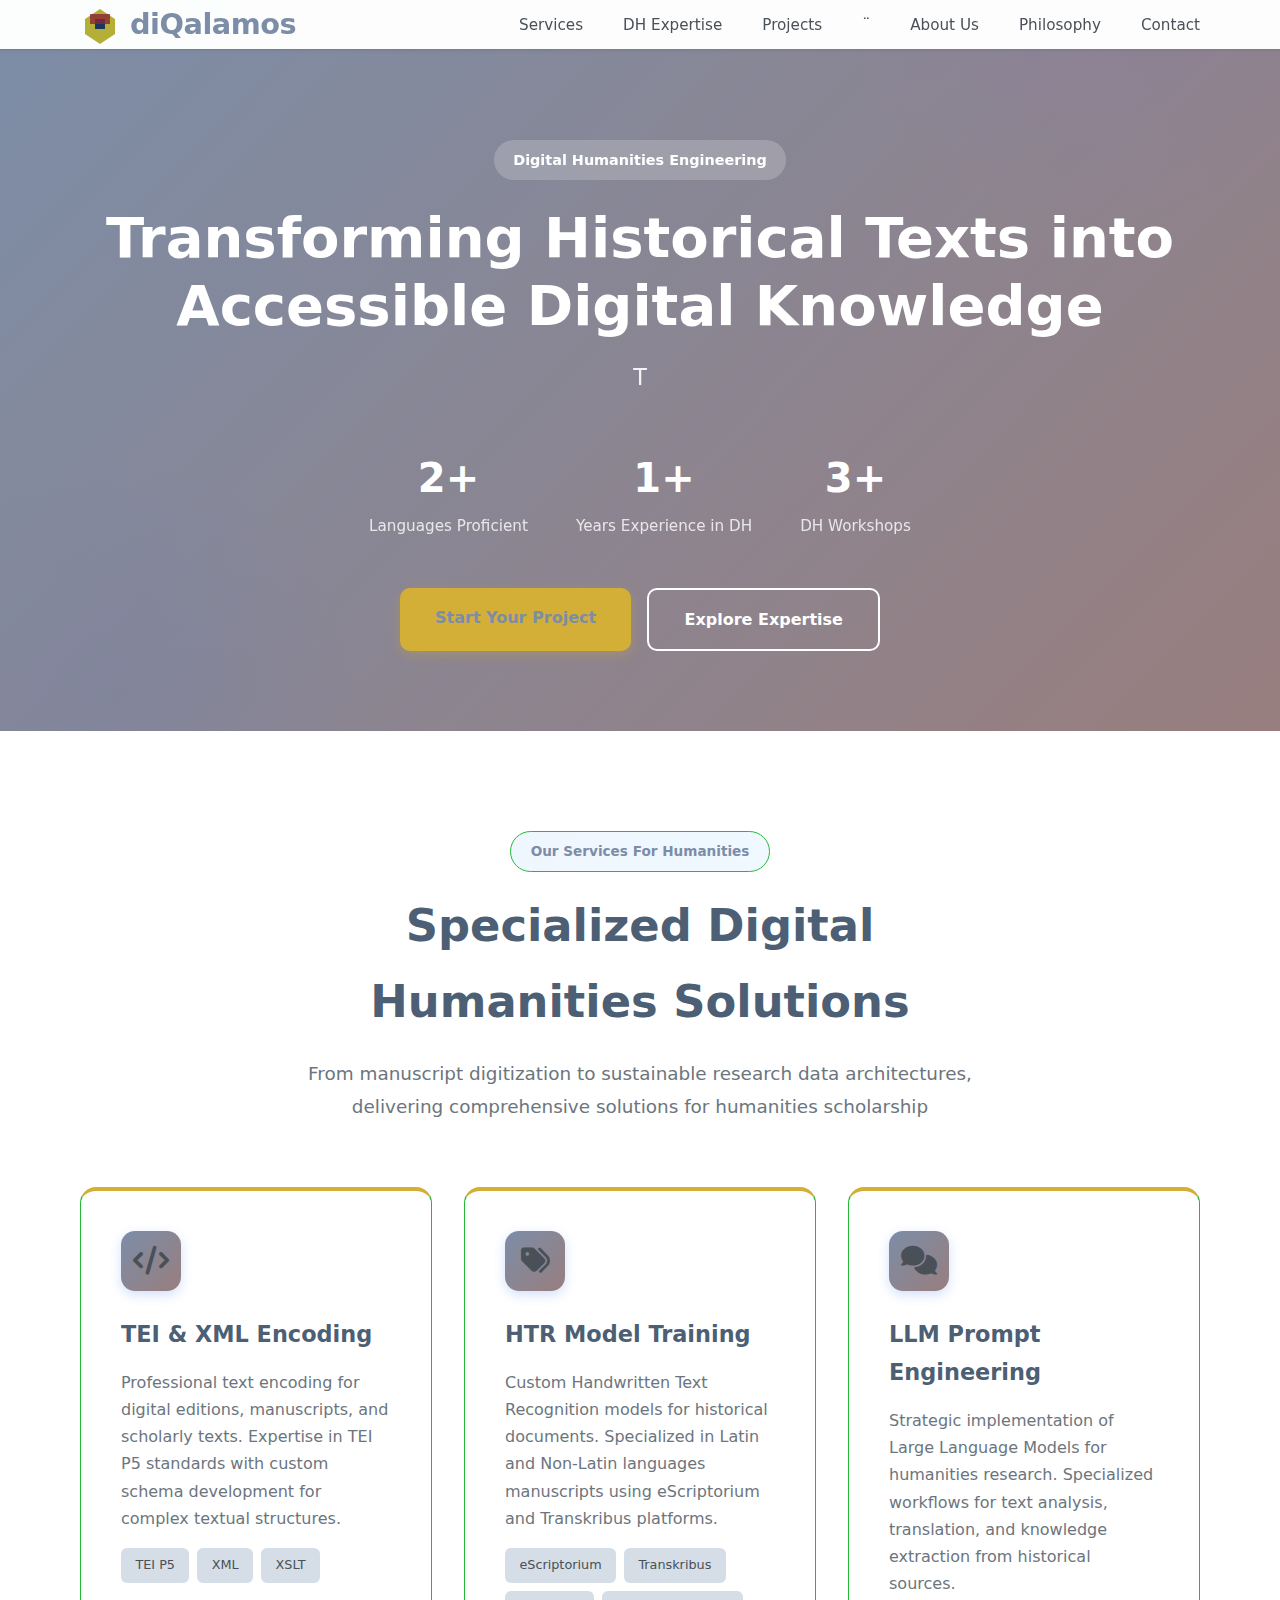
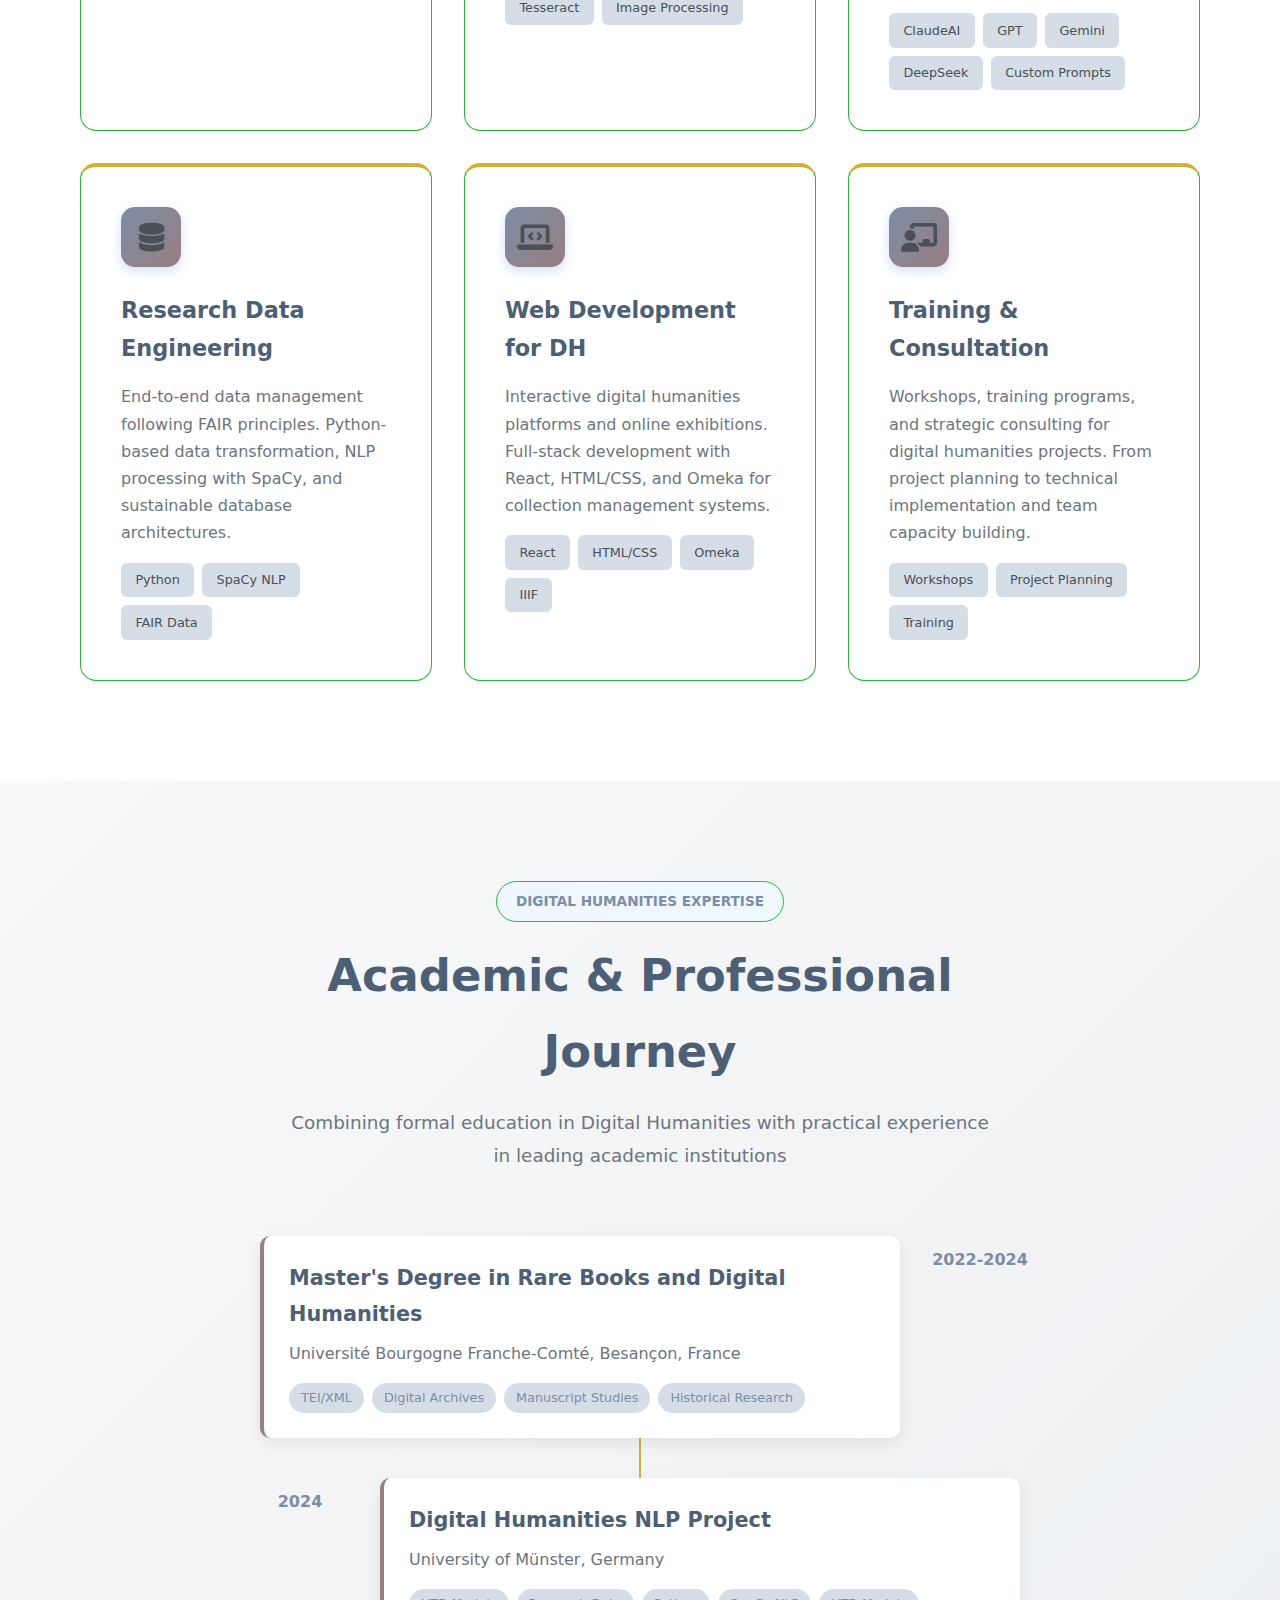
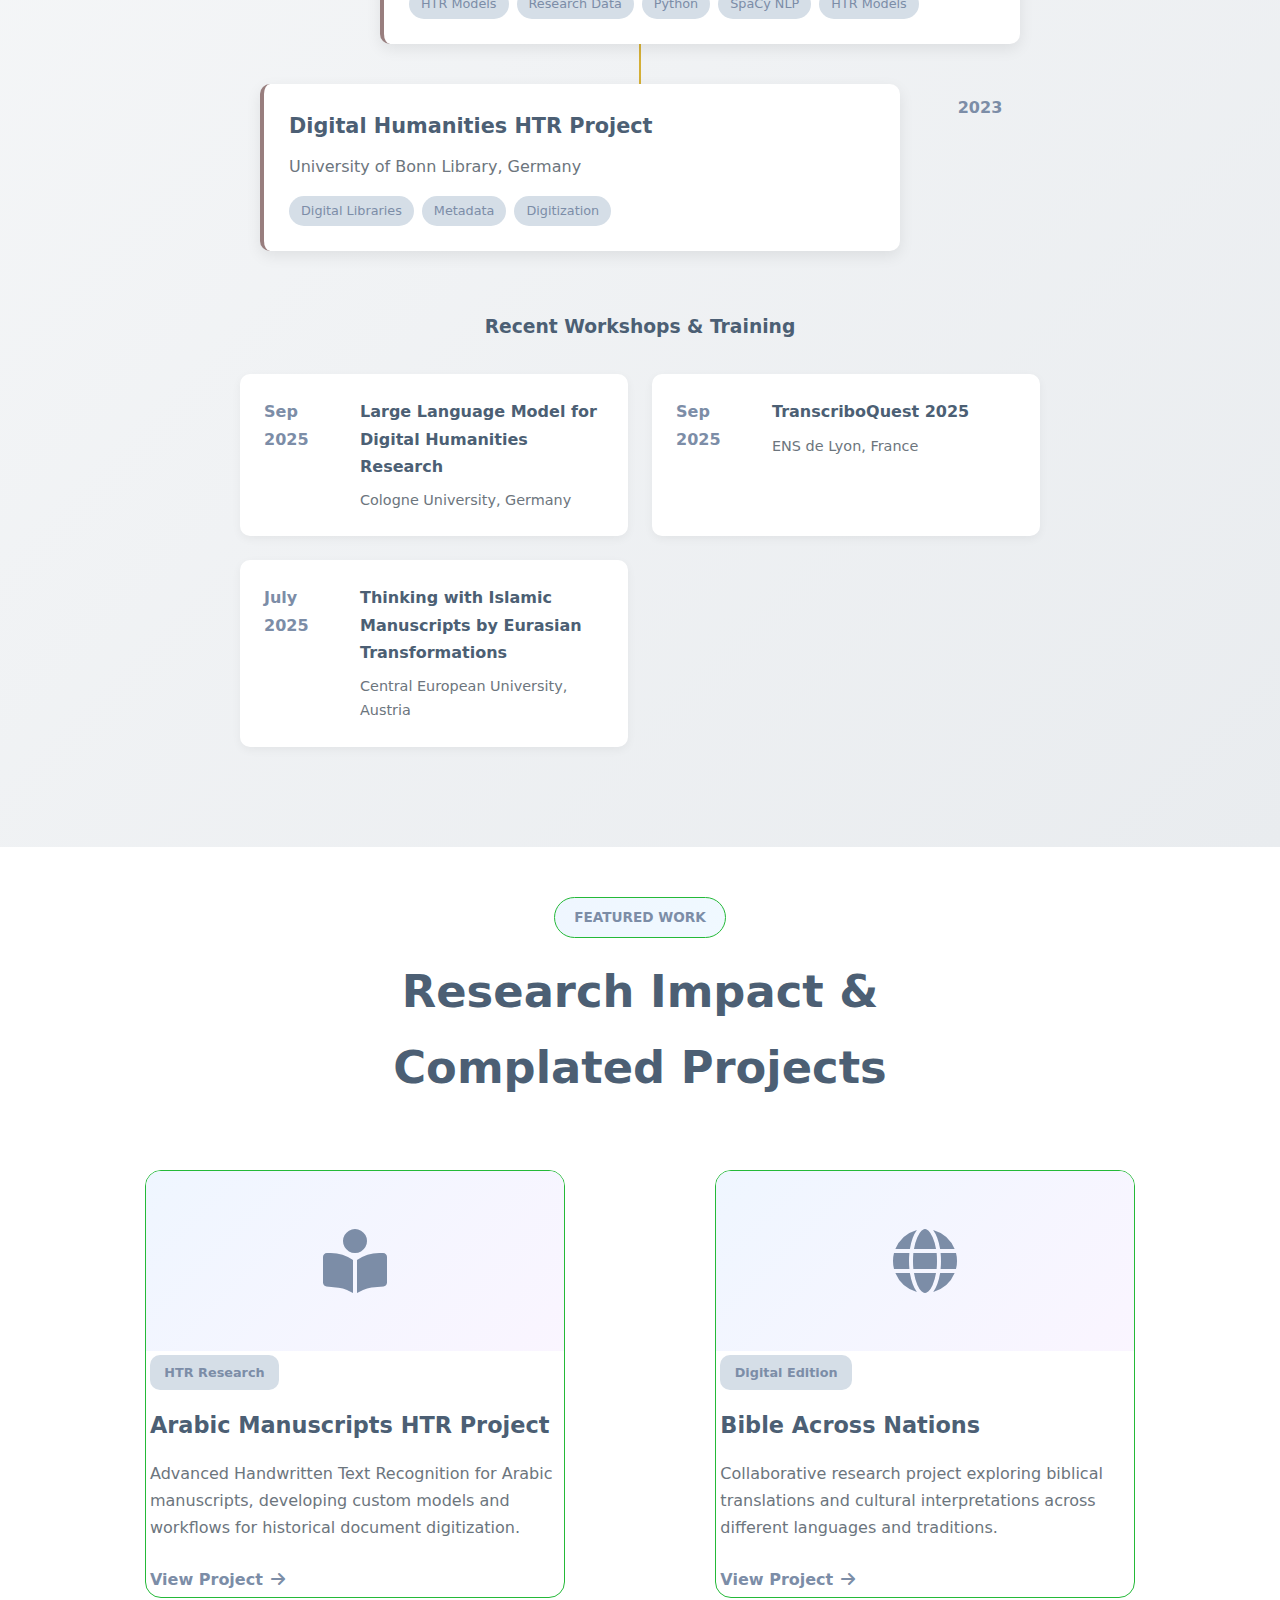
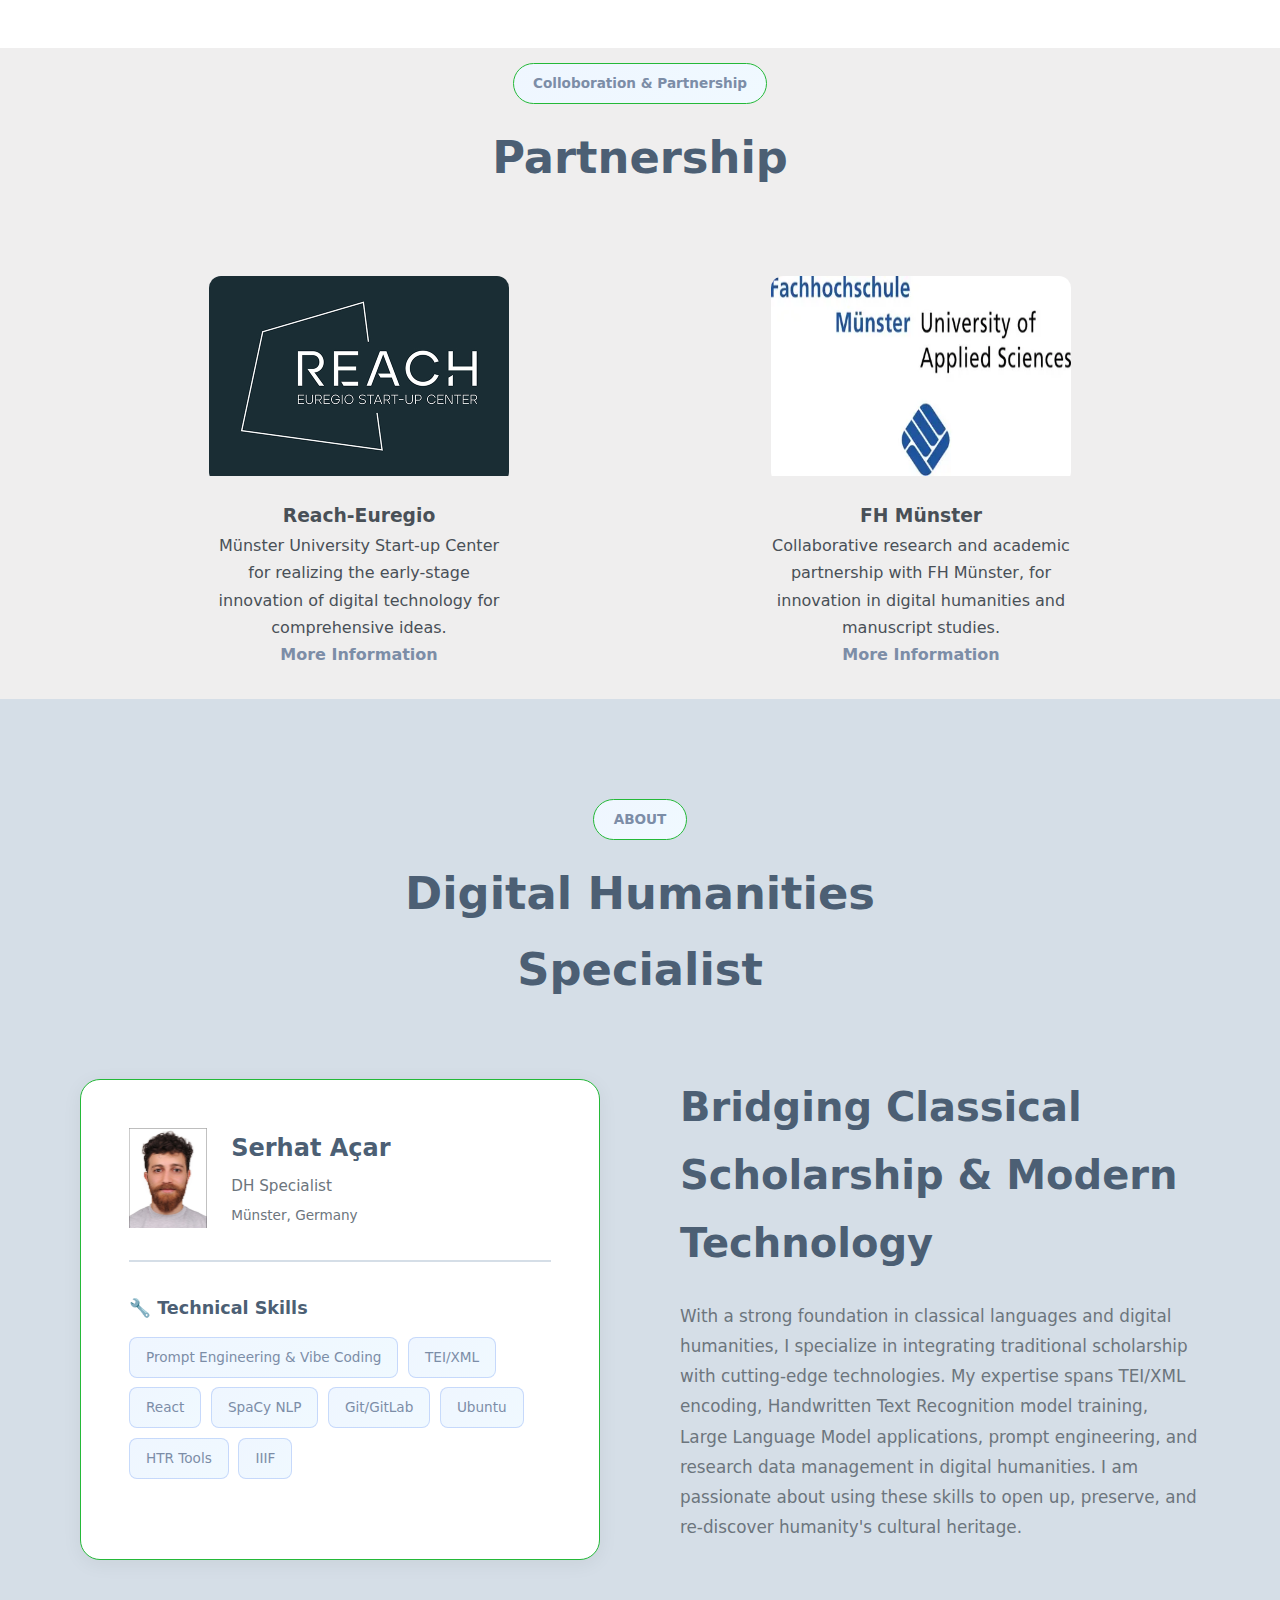
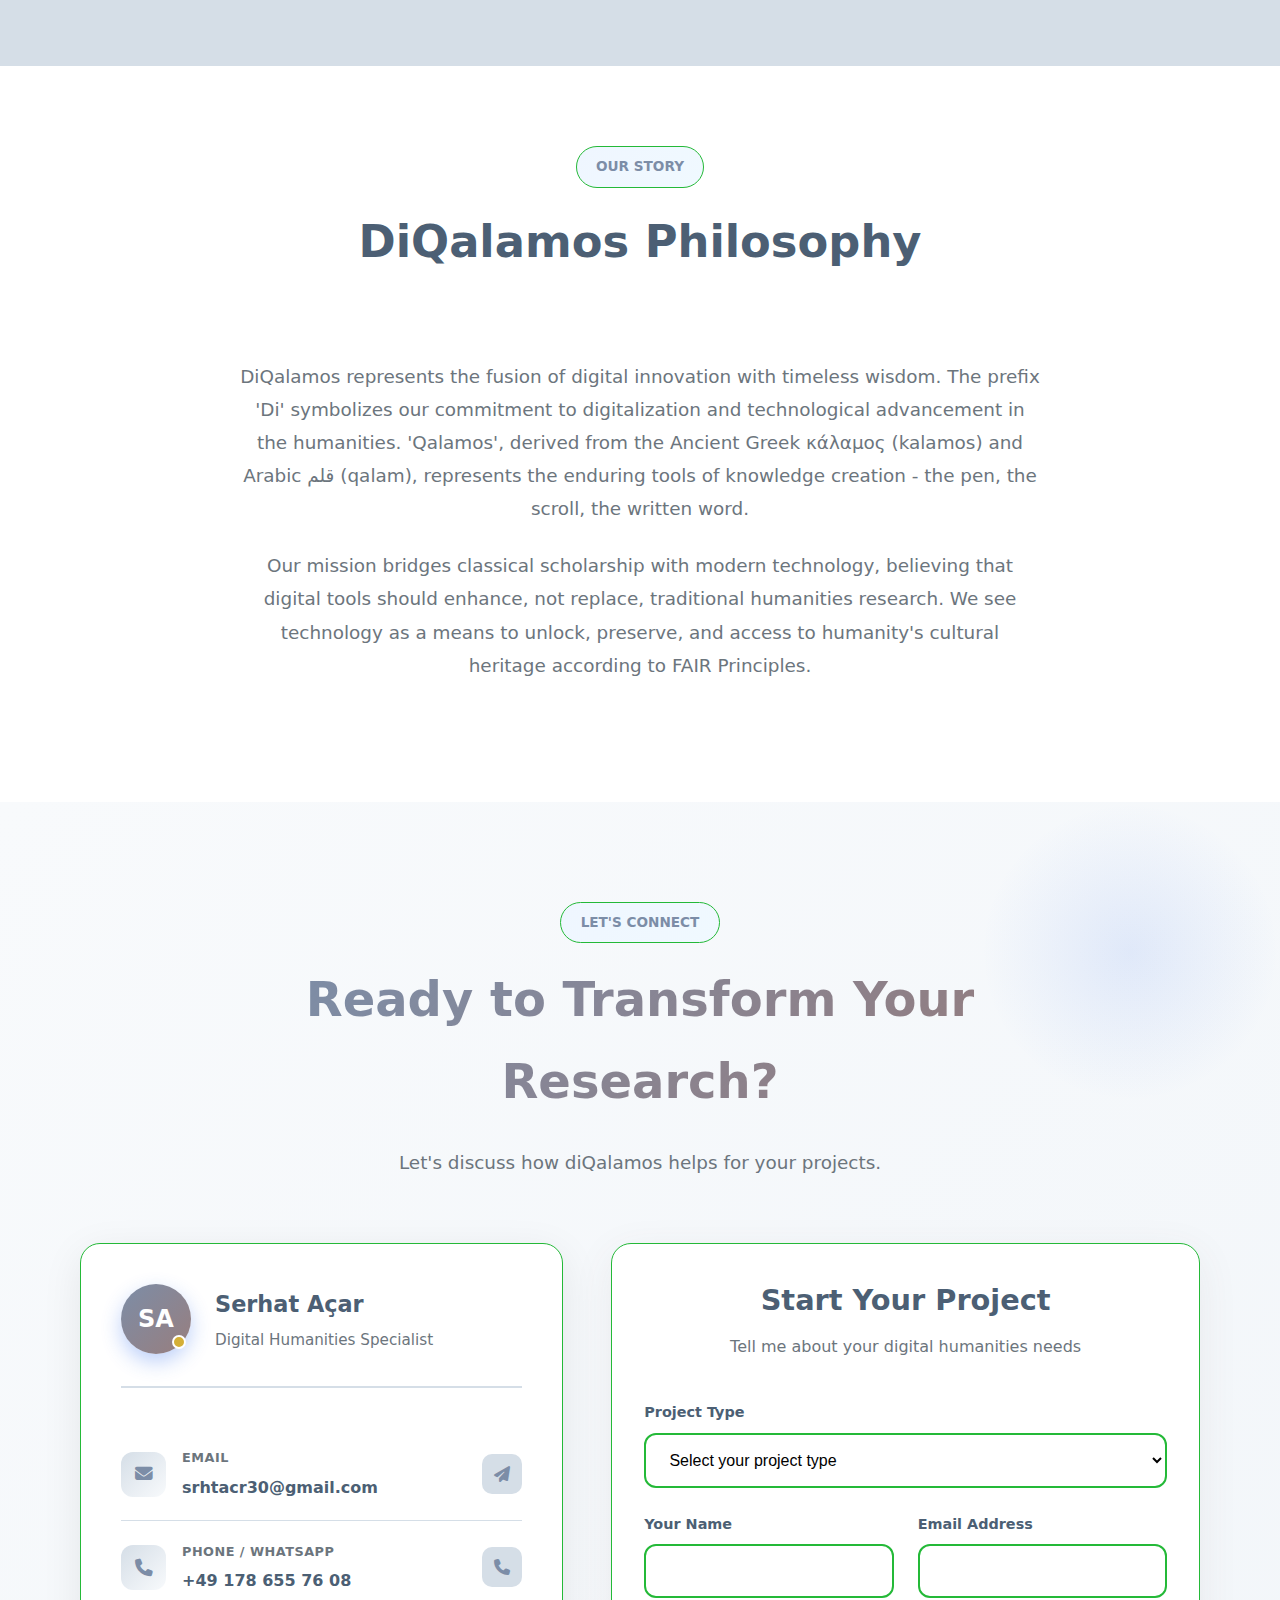
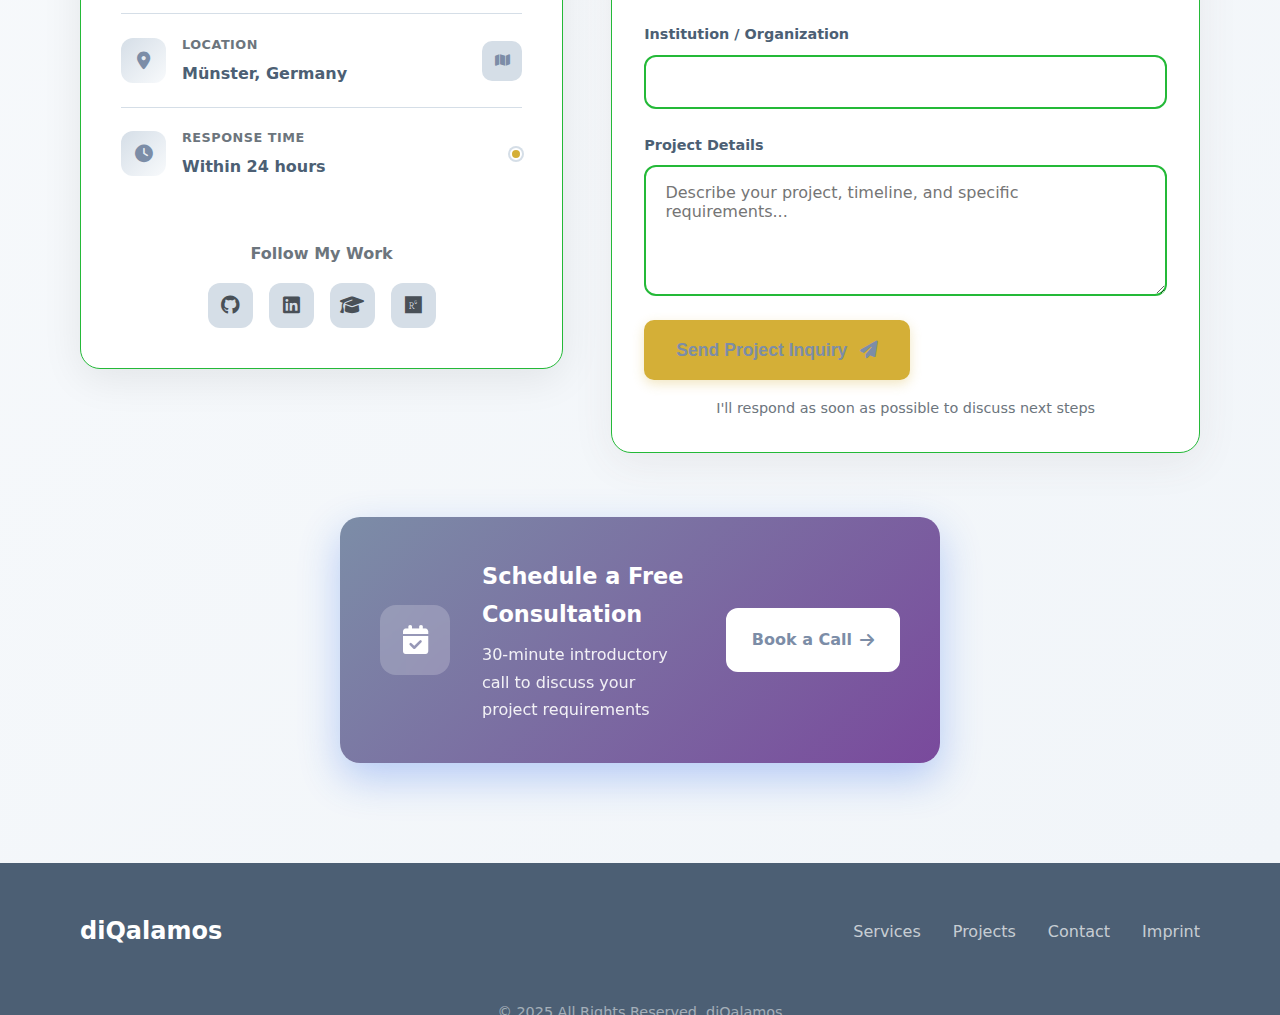
<file: diqalamos-website/index.html>
<!DOCTYPE html>
<html lang="en">
<head>
    <meta charset="UTF-8">
    <meta name="viewport" content="width=device-width, initial-scale=1.0">
    <title>diQalamos - Digital Humanities Engineering </title>
    <meta name="description" content="Digital Humanities Engineering - Transforming historical texts into accessible digital knowledge through AI, TEI encoding, and sustainable research data solutions">


    <meta property="og:title" content="diQalamos - Digital Humanities Engineering and Research Data Services">
    <meta property="og:description" content="Transforming historical texts into accessible digital knowledge through AI, TEI encoding, and research data solutions">
    <meta property="og:type" content="website">
    <meta property="og:url" content="https://diqalamos.com">

        <!--  !CSS Files -->
    <link rel="stylesheet" href="css/style.css">
    <link rel="stylesheet" href="css/animations.css">
    <link rel="stylesheet" href="css/responsive.css">

        <!-- JavaScript Files -->
    <script src="js/main.js"></script>
    <script src="js/animations.js"></script>
    <script src="js/components.js"></script>
    
    
        <!-- Font Awesome for Icons -->
    <link rel="stylesheet" href="https://cdnjs.cloudflare.com/ajax/libs/font-awesome/6.4.0/css/all.min.css">
</head>
<body>
    <!-- Header -->
    <header>
        <nav class="container">
            <div class="logo">
                <svg width="40" height="40" viewBox="0 0 40 40">
                    <path d="M20,5 L35,15 L35,30 L20,40 L5,30 L5,15 Z" fill="#b4af37"/>
                    <path d="M15,15 L25,15 L25,25 L15,25 Z" fill="#1a365d"/>
                    <path d="M10,10 L30,10 L30,20 L10,20 Z" fill="#8b2635" opacity="0.8"/>
                </svg>
                <span>diQalamos</span>
            </div>
            <ul class="nav-links">
                <li><a href="#services">Services</a></li>
                <li><a href="#dh-expertise">DH Expertise</a></li>
                <li><a href="#projects">Projects</a></li>¨
                <li><a href="#expertise">About Us</a></li>
                <li><a href="#philosophy">Philosophy</a></li>
                <li><a href="#contact">Contact</a></li>
            </ul>
            <div class="mobile-menu-btn">
                <i class="fas fa-bars"></i>
            </div>
        </nav>
    </header>

    <!-- Hero Section -->
    <section class="hero">
        <div class="container hero-content">
            <span class="hero-badge">Digital Humanities Engineering</span>
            <h1>Transforming Historical Texts into Accessible Digital Knowledge</h1>
            <p class="subtitle">Through AI, TEI encoding, and sustainable research data solutions</p>
            
            <div class="hero-stats">
                <div class="stat-item">
                    <span class="stat-number">7</span>
                    <span class="stat-label">Languages Proficient</span>
                </div>
                <div class="stat-item">
                    <span class="stat-number">5</span>
                    <span class="stat-label">Years Experience in DH</span>
                </div>
                <div class="stat-item">
                    <span class="stat-number">10</span>
                    <span class="stat-label">DH Workshops</span>
                </div>
            </div>
            
            <div class="cta-buttons">
                <a href="#contact" class="btn btn-primary">Start Your Project</a>
                <a href="#dh-expertise" class="btn btn-secondary">Explore  Expertise</a>
            </div>
        </div>
    </section>

    <!-- Services Section -->
    <section id="services" class="services">
        <div class="container">
            <div class="section-header">
                <span class="section-label">Our Services For Humanities</span>
                <h2 class="section-title">Specialized Digital Humanities Solutions</h2>
                <p class="section-description">From manuscript digitization to sustainable research data architectures, delivering comprehensive solutions for humanities scholarship</p>
            </div>
            
            <div class="services-grid">
                <div class="service-card">
                    <div class="service-icon"><i class ="fas fa-code"></i></div>
                    <h3>TEI & XML Encoding</h3>
                    <p>Professional text encoding for digital editions, manuscripts, and scholarly texts. Expertise in TEI P5 standards with custom schema development for complex textual structures.</p>
                    <div class="service-tags">
                        <span class="service-tag">TEI P5</span>
                        <span class="service-tag">XML</span>
                        <span class="service-tag">XSLT</span>
                    </div>
                </div>
                
                <div class="service-card">
                    <div class="service-icon"><i class ="fas fa-tags"></i> </div>
                    <h3>HTR Model Training</h3>
                    <p>Custom Handwritten Text Recognition models for historical documents. Specialized in Latin and Non-Latin languages manuscripts using eScriptorium and Transkribus platforms.</p>
                    <div class="service-tags">
                        <span class="service-tag">eScriptorium</span>
                        <span class="service-tag">Transkribus</span>
                        <span class="service-tag">Tesseract</span>
                        <span class="service-tag">Image Processing</span>
                    </div>
                </div>
                
                <div class="service-card">
                    <div class="service-icon"><i class = "fas fa-comments"></i> </div>
                    <h3>LLM Prompt Engineering</h3>
                    <p>Strategic implementation of Large Language Models for humanities research. Specialized workflows for text analysis, translation, and knowledge extraction from historical sources.</p>
                    <div class="service-tags">
                        <span class="service-tag">ClaudeAI</span>
                        <span class="service-tag">GPT</span>
                        <span class="service-tag">Gemini</span>
                        <span class="service-tag">DeepSeek</span>
                        <span class="service-tag">Custom Prompts</span>
                    </div>
                </div>
                
                <div class="service-card">
                    <div class="service-icon"><i class="fas fa-database"></i></div>
                    <h3>Research Data Engineering</h3>
                    <p>End-to-end data management following FAIR principles. Python-based data transformation, NLP processing with SpaCy, and sustainable database architectures.</p>
                    <div class="service-tags">
                        <span class="service-tag">Python</span>
                        <span class="service-tag">SpaCy NLP</span>
                        <span class="service-tag">FAIR Data</span>
                    </div>
                </div>
                
                <div class="service-card">
                    <div class="service-icon"><i class = "fas fa-laptop-code"></i></div>
                    <h3>Web Development for DH</h3>
                    <p>Interactive digital humanities platforms and online exhibitions. Full-stack development with React, HTML/CSS, and Omeka for collection management systems.</p>
                    <div class="service-tags">
                        <span class="service-tag">React</span>
                        <span class="service-tag">HTML/CSS</span>
                        <span class="service-tag">Omeka</span>
                        <span class= "service-tag">IIIF</span>
                    </div>
                </div>
                
                <div class="service-card">
                    <div class="service-icon"><i class = "fas fa-chalkboard-teacher"></i> </div>
                    <h3>Training & Consultation</h3>
                    <p>Workshops, training programs, and strategic consulting for digital humanities projects. From project planning to technical implementation and team capacity building.</p>
                    <div class="service-tags">
                        <span class="service-tag">Workshops</span>
                        <span class="service-tag">Project Planning</span>
                        <span class="service-tag">Training</span>
                    </div>
                </div>
            </div>
        </div>
    </section>

    <!-- Digital Humanities Expertise Section -->
    <section id="dh-expertise" class="dh-expertise">
        <div class="container">
            <div class="section-header">
                <span class="section-label">DIGITAL HUMANITIES EXPERTISE</span>
                <h2 class="section-title">Academic & Professional Journey</h2>
                <p class="section-description">Combining formal education in Digital Humanities with practical experience in leading academic institutions</p>
            </div>
            
            <div class="dh-timeline">
                <div class="timeline-item">
                    <div class="timeline-date">2022-2024</div>
                    <div class="timeline-content">
                        <h3>Master's Degree in Rare Books and Digital Humanities</h3>
                        <p>Université Bourgogne Franche-Comté, Besançon, France</p>
                        <div class="timeline-tags">
                            <span class="tag">TEI/XML</span>
                            <span class="tag">Digital Archives</span>
                            <span class="tag">Manuscript Studies</span>
                            <span class="tag">Historical Research</span>
                  
                        </div>
                    </div>
                
                </div>
                <div class="timeline-item">
                    <div class="timeline-date">2024</div>
                    <div class="timeline-content">
                        <h3>Digital Humanities NLP Project</h3>
                        <p>University of Münster, Germany</p>
                        <div class="timeline-tags">
                            <span class="tag">HTR Models</span>
                            <span class="tag">Research Data</span>
                            <span class="tag">Python</span>
                            <span class="tag">SpaCy NLP</span>
                            <span class="tag">HTR Models</span>
                        </div>
                    </div>
                </div>
                
                <div class="timeline-item">
                    <div class="timeline-date">2023</div>
                    <div class="timeline-content">
                        <h3>Digital Humanities HTR Project</h3>
                        <p>University of Bonn Library, Germany</p>
                        <div class="timeline-tags">
                            <span class="tag">Digital Libraries</span>
                            <span class="tag">Metadata</span>
                            <span class="tag">Digitization</span>
                        </div>
                    </div>
                </div>
            </div>
            
            <div class="workshops-section">
                <h3>Recent Workshops & Training</h3>
                <div class="workshops-grid">
                    <div class="workshop-item">
                        <div class="workshop-date">Sep 2025</div>
                        <div class="workshop-content">
                            <h4>Large Language Model for Digital Humanities Research</h4>
                            <p>Cologne University, Germany</p>
                        </div>
                    </div>
                    <div class="workshop-item">
                        <div class="workshop-date">Sep 2025</div>
                        <div class="workshop-content">
                            <h4>TranscriboQuest 2025</h4>
                            <p>ENS de Lyon, France</p>
                        </div>
                    </div>
                    <div class="workshop-item">
                        <div class="workshop-date">July 2025</div>
                        <div class="workshop-content">
                            <h4>Thinking with Islamic Manuscripts by Eurasian Transformations</h4>
                            <p>Central European University, Austria</p>
                        </div>
                    </div>
                </div>
            </div>
        </div>
    </section>

    <!-- Projects Section -->
    <section id="projects" class="projects">
        <div class="container">
            <div class="section-header">
                <span class="section-label">FEATURED WORK</span>
                <h2 class="section-title">Research Impact & Complated Projects</h2>
            </div>

            <div class="projects-grid">
                <div class="project-card">
                    <div class="project-image">
                        <i class="fas fa-book-reader"></i>
                    </div>
                    <div class="project-content">
                        <span class="project-badge">HTR Research</span>
                        <h3>Arabic Manuscripts HTR Project</h3>
                        <p>Advanced Handwritten Text Recognition for Arabic manuscripts, developing custom models and workflows for historical document digitization.</p>
                        <a href="https://github.com/Sserhatt/arabic_manuscripts" class="project-link">
                            View Project <i class="fas fa-arrow-right"></i>
                        </a>
                    </div>
                </div>

                <div class="project-card">
                    <div class="project-image">
                        <i class="fas fa-globe"></i>
                    </div>
                    <div class="project-content">
                        <span class="project-badge">Digital Edition</span>
                        <h3>Bible Across Nations</h3>
                        <p>Collaborative research project exploring biblical translations and cultural interpretations across different languages and traditions.</p>
                        <a href="https://bibleacrossnations.rarebook-ubfc.fr/?page_id=3769" class="project-link">
                            View Project <i class="fas fa-arrow-right"></i>
                        </a>
                    </div>
                </div>

            </div>
        </div>
    </section>

    <!--Partnership Section-->
    <section id ="partnership" class="partnership">
        <div class="container">
            <div class ='section-header'>
                <span class="section-label">Colloboration & Partnership</span>
                <h2 class="section-title">Partnership</h2>
            </div>
            <div class = "partnership-grid"> 
            <div class="partnership-content">
                    <div class="partnership-image">
                        <img src="images/reach_logo.jpg" alt="reach_logo" width="300" height="200" > </div>
                        <h3>Reach-Euregio</h3>
                        <p>Münster University Start-up Center for realizing the early-stage innovation of digital technology for comprehensive ideas.</p>
                        <a href="https://www.reach-euregio.de/" class="project-link">
                            More Information
                        </a>
                    </div>

            <div class="partnership-content">
                    <div class="partnership-image">
                        <img src="images/i (1).webp" alt="fh-muenster-logo" width="300" height="200" > </div>
                        <h3>FH Münster</h3>
                        <p>Collaborative research and academic partnership with FH Münster, for innovation in digital humanities and manuscript studies.</p>
                        <a href="https://www.fh-muenster.de/en/" class="project-link">
                            More Information
                        </a>
                    </div>
                       </div> 
    </section>

    <!-- About Section -->
    <section id="expertise" class="expertise">
        <div class = 'section-header'>
            <span class="section-label">ABOUT</span>
            <h1 class="section-title">Digital Humanities Specialist</h>
        </div>
        <div class="container">
            <div class="expertise-grid">
                <div class="profile-card">
                    <div class="profile-header">
                        <img src="images/Photo.jpg" alt="Profile Picture" windth="100" height="100">
                        <div class="profile-info">
                            <h3>Serhat Açar</h3>
                            <p>DH Specialist</p>
                            <p class="location">Münster, Germany</p>
                        </div> 
                    </div>
                    
                    <div class="expertise-item">
                        <h4>🔧 Technical Skills</h4>
                        <div class="expertise-list">
                            <span class="expertise-tag">Prompt Engineering & Vibe Coding</span>
                            <span class="expertise-tag">TEI/XML</span>
                            <span class="expertise-tag">React</span>
                            <span class="expertise-tag">SpaCy NLP</span>
                            <span class="expertise-tag">Git/GitLab</span>
                            <span class="expertise-tag">Ubuntu</span>
                            <span class="expertise-tag">HTR Tools</span>
                            <span class="expertise-tag">IIIF</span>
                        </div>
                    </div>
                </div>
                
                <div class="expertise-text">
                    <h2>Bridging Classical Scholarship & Modern Technology</h2>
                    <p>With a strong foundation in classical languages and digital humanities, I specialize in integrating traditional scholarship with cutting-edge technologies. My expertise spans TEI/XML encoding, Handwritten Text Recognition model training, Large Language Model applications, prompt engineering, and research data management in digital humanities. I am passionate about using these skills to open up, preserve, and re-discover humanity's cultural heritage. </div>
            </div>
        </div>
    </section>

    <!-- Philosophy Section -->
    <section id="philosophy" class="philosophy">
        <div class="container">
            <div class="section-header">
                <span class="section-label">OUR STORY</span>
                <h2 class="section-title">DiQalamos Philosophy</h2>
            </div>
            <div class="philosophy-content">
                <p class="philosophy-text">DiQalamos represents the fusion of digital innovation with timeless wisdom. The prefix 'Di' symbolizes our commitment to digitalization and technological advancement in the humanities. 'Qalamos', derived from the Ancient Greek κάλαμος (kalamos) and Arabic قلم (qalam), represents the enduring tools of knowledge creation - the pen, the scroll, the written word.</p>
                <p class="philosophy-text">Our mission bridges classical scholarship with modern technology, believing that digital tools should enhance, not replace, traditional humanities research. We see technology as a means to unlock, preserve, and access to humanity's cultural heritage according to FAIR Principles.</p>
            </div>
        </div>
    </section>

   <!-- Contact Header -->
<section id="contact" class="contact">
    <div class="container">
        <div class="contact-container">
           
            <div class="contact-header">
                <span class="section-label">LET'S CONNECT</span>
                <h2 class="section-title">Ready to Transform Your Research?</h2>
                <p class="section-description">Let's discuss how diQalamos helps for your projects.</p>
            </div>

            <div class="contact-content-wrapper">
                <!-- Contact Information Cards -->
                <div class="contact-info-section">
                    <div class="contact-info-card">
                        <div class="contact-info-header">
                            <div class="contact-avatar">
                                <div class="avatar-initials">SA</div>
                                <div class="online-indicator"></div>
                            </div>
                            <div class="contact-person-info">
                                <h3>Serhat Açar</h3>
                                <p>Digital Humanities Specialist</p>
                            </div>
                        </div>

                        <div class="contact-methods">
                            <div class="contact-method">
                                <div class="method-icon">
                                    <i class="fas fa-envelope"></i>
                                </div>
                                <div class="method-info">
                                    <span class="method-label">Email</span>
                                    <a href="mailto:srhtacr30@gmail.com" class="method-value">srhtacr30@gmail.com</a>
                                </div>
                                <div class="method-action">
                                    <a href="mailto:srhtacr30@gmail.com" class="action-btn">
                                        <i class="fas fa-paper-plane"></i>
                                    </a>
                                </div>
                            </div>

                            <div class="contact-method">
                                <div class="method-icon">
                                    <i class="fas fa-phone"></i>
                                </div>
                                <div class="method-info">
                                    <span class="method-label">Phone / WhatsApp</span>
                                    <a href="tel:+491786557608" class="method-value">+49 178 655 76 08</a>
                                </div>
                                <div class="method-action">
                                    <a href="tel:+491786557608" class="action-btn">
                                        <i class="fas fa-phone"></i>
                                    </a>
                                </div>
                            </div>

                            <div class="contact-method">
                                <div class="method-icon">
                                    <i class="fas fa-map-marker-alt"></i>
                                </div>
                                <div class="method-info">
                                    <span class="method-label">Location</span>
                                    <span class="method-value">Münster, Germany</span>
                                </div>
                                <div class="method-action">
                                    <button class="action-btn location-tooltip">
                                        <i class="fas fa-map"></i>
                                        <span class="tooltip-text">Based in North Rhine-Westphalia</span>
                                    </button>
                                </div>
                            </div>

                            <div class="contact-method">
                                <div class="method-icon">
                                    <i class="fas fa-clock"></i>
                                </div>
                                <div class="method-info">
                                    <span class="method-label">Response Time</span>
                                    <span class="method-value">Within 24 hours</span>
                                </div>
                                <div class="method-action">
                                    <div class="availability-dot available"></div>
                                </div>
                            </div>
                        </div>

                        <div class="social-links">
                            <h4>Follow My Work</h4>
                            <div class="social-icons">
                                <a href="https://github.com/Sserhatt/arabic_manuscripts" class="social-icon" title="GitHub">
                                    <i class="fab fa-github"></i>
                                </a>
                                <a href="#" class="social-icon" title="LinkedIn">
                                    <i class="fab fa-linkedin"></i>
                                </a>
                                <a href="" class="social-icon" title="ResearchGate">
                                    <i class="fas fa-graduation-cap"></i>
                                </a>
                                <a href="https://orcid.org/my-orcid?orcid=0000-0003-1355-8022" class="social-icon" title="ORCID">
                                    <i class="fab fa-researchgate"></i>
                                </a>
                            </div>
                        </div>
                    </div>
                </div>

                <!-- Contact Form -->
                <div class="contact-form-section">
                    <div class="form-header">
                        <h3>Start Your Project</h3>
                        <p>Tell me about your digital humanities needs</p>
                    </div>

                    <form class="contact-form" id="projectForm">
                        <div class="form-group">
                            <label for="projectType">Project Type</label>
                            <select id="projectType" name="projectType" required>
                                <option value="">Select your project type</option>
                                <option value="tei-encoding">TEI/XML Encoding</option>
                                <option value="htr-training">HTR Model Training</option>
                                <option value="llm-prompting">LLM Prompt Engineering</option>
                                <option value="data-engineering">Research Data Engineering</option>
                                <option value="web-development">Web Development for DH</option>
                                <option value="training">Training & Consultation</option>
                                <option value="other">Other</option>
                            </select>
                        </div>

                        <div class="form-row">
                            <div class="form-group">
                                <label for="name">Your Name</label>
                                <input type="text" id="name" name="name" required>
                            </div>
                            <div class="form-group">
                                <label for="email">Email Address</label>
                                <input type="email" id="email" name="email" required>
                            </div>
                        </div>

                        <div class="form-group">
                            <label for="institution">Institution / Organization</label>
                            <input type="text" id="institution" name="institution">
                        </div>

                        <div class="form-group">
                            <label for="message">Project Details</label>
                            <textarea id="message" name="message" rows="5" placeholder="Describe your project, timeline, and specific requirements..." required></textarea>
                        </div>

                        <div class="form-footer">
                            <button type="submit" class="btn btn-primary submit-btn">
                                <span class="btn-text">Send Project Inquiry</span>
                                <i class="fas fa-paper-plane btn-icon"></i>
                            </button>
                            <p class="form-note">I'll respond as soon as possible to discuss next steps</p>
                        </div>
                    </form>
                </div>
            </div>

            <!-- Additional CTA -->
            <div class="contact-cta-bottom">
                <div class="cta-card">
                    <div class="cta-icon">
                        <i class="fas fa-calendar-check"></i>
                    </div>
                    <div class="cta-content">
                        <h3>Schedule a Free Consultation</h3>
                        <p>30-minute introductory call to discuss your project requirements</p>
                    </div>
                    <a href="https://calendar.google.com/calendar/u/0/r" class="btn btn-secondary cta-btn">
                        Book a Call
                        <i class="fas fa-arrow-right"></i>
                    </a>
                </div>
            </div>
        </div>
    </div>
</section>

    <!-- Footer -->
    <footer>
        <div class="container footer-content">
            <div class="footer-logo">diQalamos</div>
            <ul class="footer-links">
                <li><a href="#services">Services</a></li>
                <li><a href="#projects">Projects</a></li>
                <li><a href="#contact">Contact</a></li>
                <li><a href="impressum.html">Imprint</a></li>
            </ul>
            <div class="footer-copyright">
                <span>&copy; 2025 All Rights Reserved, diQalamos</span>
            </div>
        </div>
    </footer>
</body>
</html>
</file>
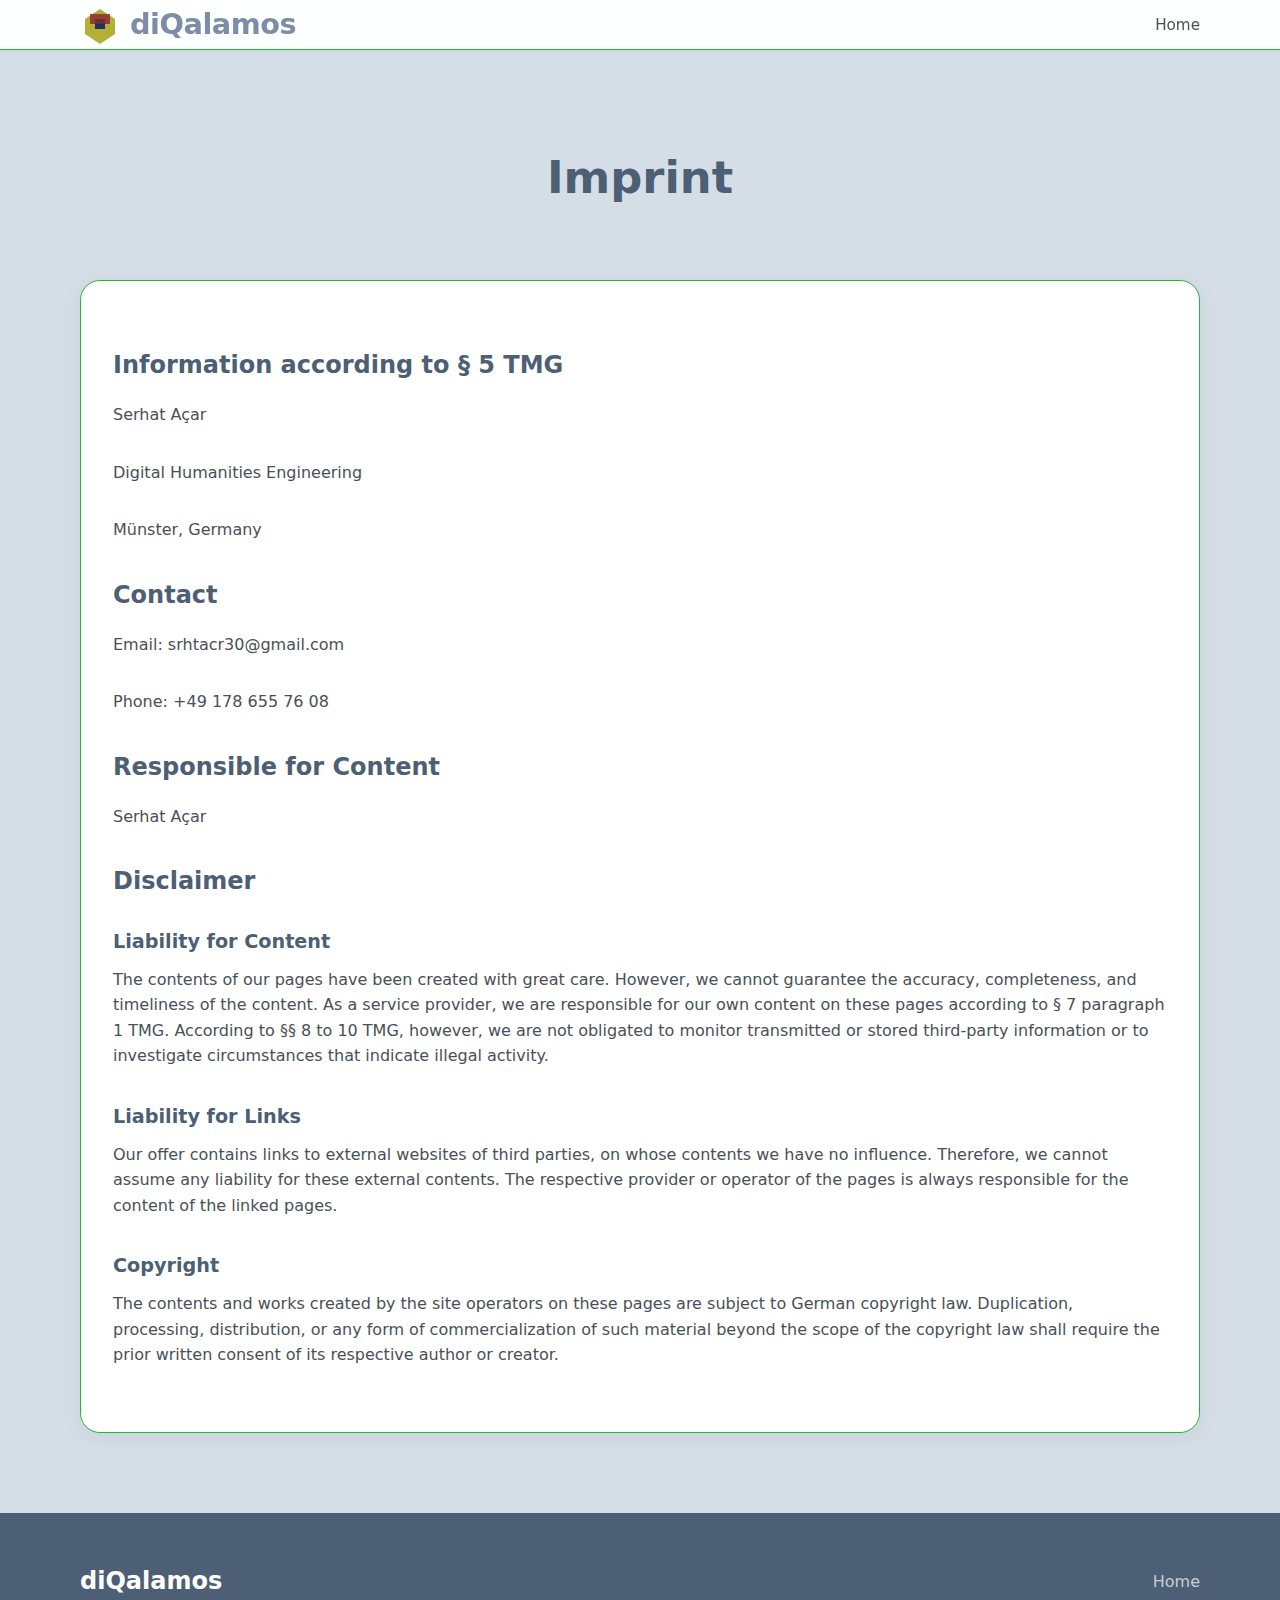
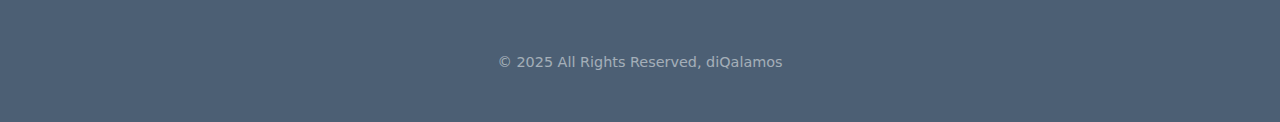
<file: diqalamos-website/impressum.html>
<!DOCTYPE html>
<html lang="en">
<head>
    <meta charset="UTF-8">
    <meta name="viewport" content="width=device-width, initial-scale=1.0">
    <title>Impressum - diQalamos</title>
    <link rel="stylesheet" href="css/style.css">
</head>
<body>
    <!-- Header -->
    <header>
        <nav class="container">
            <div class="logo">
                <svg width="40" height="40" viewBox="0 0 40 40">
                    <path d="M20,5 L35,15 L35,30 L20,40 L5,30 L5,15 Z" fill="#b4af37"/>
                    <path d="M15,15 L25,15 L25,25 L15,25 Z" fill="#1a365d"/>
                    <path d="M10,10 L30,10 L30,20 L10,20 Z" fill="#8b2635" opacity="0.8"/>
                </svg>
                <span>diQalamos</span>
            </div>
            <ul class="nav-links">
                <li><a href="index.html">Home</a></li>
            </ul>
        </nav>
    </header>

    <!-- Content -->
    <section class="impressum">
        <div class="container">
            <div class="section-header">
                <h1 class="section-title">Imprint</h1>
            </div>
            
            <div class="impressum-content">
                <h2>Information according to § 5 TMG</h2>
                <p>Serhat Açar</p>
                <p>Digital Humanities Engineering</p>
                <p>Münster, Germany</p>
                
                <h2>Contact</h2>
                <p>Email: srhtacr30@gmail.com</p>
                <p>Phone: +49 178 655 76 08</p>
                
                <h2>Responsible for Content</h2>
                <p>Serhat Açar</p>
                
                <h2>Disclaimer</h2>
                <h3>Liability for Content</h3>
                <p>The contents of our pages have been created with great care. However, we cannot guarantee the accuracy, completeness, and timeliness of the content. As a service provider, we are responsible for our own content on these pages according to § 7 paragraph 1 TMG. According to §§ 8 to 10 TMG, however, we are not obligated to monitor transmitted or stored third-party information or to investigate circumstances that indicate illegal activity.</p>
                
                <h3>Liability for Links</h3>
                <p>Our offer contains links to external websites of third parties, on whose contents we have no influence. Therefore, we cannot assume any liability for these external contents. The respective provider or operator of the pages is always responsible for the content of the linked pages.</p>
                
                <h3>Copyright</h3>
                <p>The contents and works created by the site operators on these pages are subject to German copyright law. Duplication, processing, distribution, or any form of commercialization of such material beyond the scope of the copyright law shall require the prior written consent of its respective author or creator.</p>
            </div>
        </div>
    </section>

    <!-- Footer -->
    <footer>
        <div class="container footer-content">
            <div class="footer-logo">diQalamos</div>
            <ul class="footer-links">
                <li><a href="index.html">Home</a></li>
            </ul>
            <div class="footer-copyright">
                <span>&copy; 2025 All Rights Reserved, diQalamos</span>
            </div>
        </div>
    </footer>
</body>
</html>
</file>
<file: diqalamos-website/css/style.css>
:root {
    --primary: #7c8da7;
    --primary-light: #591b83c9;
    --secondary: #d4af37;
    --accent: #4e212194;
    --dark: #4c5f74;
    --text: #495057;
    --text-light: #6c757d;
    --bg-light: #d5dee7;
    --bg-white: #ffffff;
    --border: #24b938;
}

* {
    margin: 0;
    padding: 0;
    box-sizing: border-box;
}

body {
    font-family: 'Titillium Web', 'Time New Roman', system-ui, sans-serif;
    background: var(--bg-white);
    color: var(--text);
    line-height: 1.7;
    overflow-x: hidden;
}

.container {
    max-width: 1200px;
    margin: 0 auto;
    padding: 0 40px
}

/* Header */
header {
    position: fixed;
    top: 0;
    width: 100%;
    background: rgba(255, 255, 255, 0.98);
    backdrop-filter: blur(12px);
    z-index: 1000;
    border-bottom: 1px solid var(--border);
    box-shadow: 0 1px 3px rgba(0, 0, 0, 0.05);
}

nav {
    display: flex;
    justify-content: space-between;
    align-items: center;
    padding: 1.2rem 0;
}

.logo {
    display: flex;
    align-items: center;
    gap: 10px;
    font-size: 1.8rem;
    font-weight: 700;
    color: var(--primary);
    letter-spacing: -0.5px;
}

.nav-links {
    display: flex;
    gap: 2.5rem;
    list-style: none;
}

.nav-links a {
    color: var(--text);
    text-decoration: none;
    transition: color 0.3s;
    font-weight: 500;
    font-size: 0.95rem;
}

.nav-links a:hover {
    color: var(--primary);
}

.mobile-menu-btn {
    display: none;
    font-size: 1.5rem;
    cursor: pointer;
}

/* Hero Section */
.hero {
    padding: 140px 0 80px;
    background: linear-gradient(135deg, var(--primary) 0%, var(--accent) 100%);
    color: white;
    position: relative;
    overflow: hidden;
    text-align: center;
}

.hero-badge {
    display: inline-block;
    background: rgba(255, 255, 255, 0.2);
    padding: 0.5rem 1.2rem;
    border-radius: 50px;
    font-size: 0.9rem;
    font-weight: 600;
    margin-bottom: 1.5rem;
    backdrop-filter: blur(10px);
}

.hero h1 {
    font-size: 3.5rem;
    margin-bottom: 1.2rem;
    font-weight: 800;
    line-height: 1.2;
}

.hero .subtitle {
    font-size: 1.4rem;
    margin-bottom: 2rem;
    font-weight: 400;
    opacity: 0.9;
}

.hero-stats {
    display: flex;
    justify-content: center;
    gap: 3rem;
    margin: 3rem 0;
    flex-wrap: wrap;
}

.stat-item {
    text-align: center;
}

.stat-number {
    font-size: 2.5rem;
    font-weight: 700;
    display: block;
}

.stat-label {
    font-size: 0.95rem;
    margin-top: 0.3rem;
    opacity: 0.8;
}

.cta-buttons {
    display: flex;
    gap: 1rem;
    justify-content: center;
    flex-wrap: wrap;
    margin-top: 2rem;
}

.btn {
    padding: 1rem 2.2rem;
    border-radius: 10px;
    text-decoration: none;
    font-weight: 600;
    transition: all 0.3s;
    display: inline-block;
    border: none;
    cursor: pointer;
    font-size: 1rem;
}

.btn-primary {
    background: var(--secondary);
    color: var(--primary);
    box-shadow: 0 4px 12px rgba(212, 175, 55, 0.3);
}

.btn-primary:hover {
    transform: translateY(-2px);
    box-shadow: 0 8px 20px rgba(212, 175, 55, 0.4);
}

.btn-secondary {
    background: transparent;
    color: white;
    border: 2px solid white;
}

.btn-secondary:hover {
    background: white;
    color: var(--primary);
}

/* Services Section */
.services {
    padding: 100px 0;
    background: white;
}

.section-header {
    text-align: center;
    max-width: 700px;
    margin: 0 auto 4rem;
}

.section-label {
    display: inline-block;
    background: linear-gradient(135deg, #eff6ff, #f0f9ff);
    padding: 0.5rem 1.2rem;
    border-radius: 50px;
    font-size: 0.85rem;
    font-weight: 600;
    color: var(--primary);
    margin-bottom: 1rem;
    border: 1px solid var(--border);
}

.section-title {
    font-size: 2.8rem;
    margin-bottom: 1rem;
    color: var(--dark);
    font-weight: 800;
}

.section-description {
    font-size: 1.15rem;
    color: var(--text-light);
    line-height: 1.8;
}

.services-grid {
    display: grid;
    grid-template-columns: repeat(auto-fit, minmax(340px, 1fr));
    gap: 2rem;
}

.service-card {
    background: white;
    padding: 2.5rem;
    border-radius: 16px;
    border: 1px solid var(--border);
    transition: all 0.3s;
    position: relative;
    border-top: 4px solid var(--secondary);
}

.service-card:hover {
    transform: translateY(-5px);
    box-shadow: 0 12px 32px rgba(0, 0, 0, 0.08);
    border-color: var(--primary);
}

.service-icon {
    width: 60px;
    height: 60px;
    background: linear-gradient(135deg, var(--primary), var(--accent));
    border-radius: 14px;
    display: flex;
    align-items: center;
    justify-content: center;
    font-size: 1.8rem;
    margin-bottom: 1.5rem;
    box-shadow: 0 4px 12px rgba(37, 99, 235, 0.2);
}

.service-card h3 {
    font-size: 1.4rem;
    margin-bottom: 1rem;
    color: var(--dark);
    font-weight: 700;
}

.service-card p {
    color: var(--text-light);
    line-height: 1.7;
    margin-bottom: 1rem;
}

.service-tags {
    display: flex;
    flex-wrap: wrap;
    gap: 0.5rem;
    margin-top: 1rem;
}

.service-tag {
    background: var(--bg-light);
    padding: 0.4rem 0.9rem;
    border-radius: 6px;
    font-size: 0.8rem;
    color: var(--text);
    font-weight: 500;
}

/* DH Expertise Section */
.dh-expertise {
    padding: 100px 0;
    background: linear-gradient(135deg, #f8f9fa 0%, #e9ecef 100%);
}

.dh-timeline {
    position: relative;
    max-width: 800px;
    margin: 0 auto 60px;
}

.dh-timeline::before {
    content: '';
    position: absolute;
    left: 50%;
    top: 0;
    bottom: 0;
    width: 2px;
    background: var(--secondary);
    transform: translateX(-50%);
}

.timeline-item {
    display: flex;
    margin-bottom: 40px;
    position: relative;
}

.timeline-item:nth-child(odd) {
    flex-direction: row-reverse;
}

.timeline-date {
    flex: 0 0 120px;
    text-align: center;
    font-weight: 700;
    color: var(--primary);
    padding: 10px;
}

.timeline-content {
    flex: 1;
    background: white;
    padding: 25px;
    border-radius: 10px;
    box-shadow: 0 5px 15px rgba(0,0,0,0.08);
    margin: 0 20px;
    border-left: 4px solid var(--accent);
}

.timeline-content h3 {
    font-size: 1.3rem;
    margin-bottom: 0.5rem;
    color: var(--dark);
}

.timeline-content p {
    color: var(--text-light);
    margin-bottom: 1rem;
}

.timeline-tags {
    display: flex;
    flex-wrap: wrap;
    gap: 8px;
}

.tag {
    background: var(--bg-light);
    padding: 4px 12px;
    border-radius: 20px;
    font-size: 0.8rem;
    color: var(--primary);
    font-weight: 500;
}

.workshops-section {
    max-width: 800px;
    margin: 0 auto;
}

.workshops-section h3 {
    text-align: center;
    margin-bottom: 2rem;
    color: var(--dark);
}

.workshops-grid {
    display: grid;
    grid-template-columns: repeat(auto-fit, minmax(300px, 1fr));
    gap: 1.5rem;
}

.workshop-item {
    background: white;
    padding: 1.5rem;
    border-radius: 10px;
    box-shadow: 0 3px 10px rgba(0,0,0,0.05);
    display: flex;
    gap: 1rem;
    align-items: flex-start;
}

.workshop-date {
    flex: 0 0 80px;
    font-weight: 600;
    color: var(--primary);
}

.workshop-content h4 {
    margin-bottom: 0.5rem;
    color: var(--dark);
}

.workshop-content p {
    color: var(--text-light);
    font-size: 0.9rem;
}

/* Projects Section */
.projects {
    padding: 50px 0;
    background: white;
}

.projects-grid {
    display: grid;
    grid-template-columns: repeat(auto-fit, minmax(280px, 1fr));
    gap: 1.3rem;
}

.project-card {
    background: white;
    border-radius: 16px;
    overflow: hidden;
    border: 1px solid var(--border);
    transition: all 0.3s;
    max-width: 420px;
    margin : 0 auto;
}

.project-card:hover {
    transform: translateY(-5px);
    box-shadow: 0 12px 32px rgba(165, 74, 74, 0.1);
}

.project-image {
    width: 100%;
    height: 180px;
    background: linear-gradient(135deg, #eff6ff 0%, #faf5ff 100%);
    display: flex;
    align-items: center;
    justify-content: center;
    font-size: 4rem;
    position: relative;
    overflow: hidden;
    color: var(--primary);
}

.project-content {
    padding: 1%;
}

.project-badge {
    display: inline-block;
    background: var(--bg-light);
    padding: 0.4rem 0.9rem;
    border-radius: 10px;
    font-size: 0.8rem;
    color: var(--primary);
    font-weight: 600;
    margin-bottom: 1rem;
    text-align: center;
}

.project-content h3 {
    font-size: 1.4rem;
    margin-bottom: 1rem;
    color: var(--dark);
    font-weight: 700;
}

.project-content p {
    color: var(--text-light);
    margin-bottom: 1.5rem;
    line-height: 1.7;
}

.project-link {
    color: var(--primary);
    text-decoration: none;
    font-weight: 600;
    transition: color 0.3s;
    display: inline-flex;
    align-items: center;
    gap: 0.5rem;
}

.project-link:hover {
    color: var(--accent);
}

/* Partnership Section */
.partnership {
    padding: 15px 0;
    background: rgba(105, 99, 104, 0.11)
}

.partnership-content {
    max-width: min-content;
    margin: 0 auto ;
    text-align: center;
    padding: 1rem 0;
}

.partnership-grid {
    display: grid ;
    grid-template-columns: repeat(auto-fit, minmax(250px, 10fr));
    gap: 0.25rem;
    align-items: center;
    justify-content: center;
}

.partnership-image {
    border-radius: 12px;
    margin-bottom: 1rem;
    overflow : scroll;
    position: inherit;
}


/* About Section */
.expertise {
    padding: 100px 0;
    background: var(--bg-light);
}

.expertise-grid {
    display: grid;
    grid-template-columns: 1fr 1fr;
    gap: 5rem;
    align-items: center;
}

.profile-card {
    background: white;
    padding: 3rem;
    border-radius: 20px;
    box-shadow: 0 4px 20px rgba(0, 0, 0, 0.06);
    border: 1px solid var(--border);
}

.profile-header {
    display: flex;
    align-items: center;
    gap: 1.5rem;
    margin-bottom: 2rem;
    padding-bottom: 2rem;
    border-bottom: 2px solid var(--bg-light);
}

.profile-avatar {
    width: 80px;
    height: 80px;
    background: linear-gradient(135deg, var(--primary), var(--accent));
    border-radius: 50%;
    display: flex;
    align-items: center;
    justify-content: center;
    font-size: 2rem;
    color: white;
    font-weight: 700;
}

.profile-info h3 {
    font-size: 1.5rem;
    color: var(--dark);
    margin-bottom: 0.3rem;
}

.profile-info p {
    color: var(--text-light);
    font-size: 0.95rem;
}

.location {
    font-size: 0.85rem !important;
    margin-top: 0.3rem;
}

.expertise-item {
    margin-bottom: 2rem;
}

.expertise-item h4 {
    font-size: 1.1rem;
    color: var(--dark);
    margin-bottom: 0.8rem;
    font-weight: 600;
}

.expertise-list {
    display: flex;
    flex-wrap: wrap;
    gap: 0.6rem;
}

.expertise-tag {
    background: linear-gradient(135deg, #eff6ff, #f0f9ff);
    padding: 0.5rem 1rem;
    border-radius: 8px;
    font-size: 0.85rem;
    color: var(--primary);
    font-weight: 500;
    border: 1px solid rgba(37, 99, 235, 0.2);
}

.expertise-text h2 {
    font-size: 2.5rem;
    margin-bottom: 1.5rem;
    color: var(--dark);
    font-weight: 800;
}

.expertise-text p {
    color: var(--text-light);
    margin-bottom: 1.5rem;
    font-size: 1.05rem;
    line-height: 1.8;
}

.work-experience {
    margin-top: 2rem;
}

.work-experience h3 {
    margin-bottom: 1.5rem;
    color: var(--dark);
}

.experience-item {
    margin-bottom: 1.5rem;
    padding-bottom: 1.5rem;
    border-bottom: 1px solid var(--border);
}

.experience-item:last-child {
    border-bottom: none;
}

.experience-item h4 {
    font-size: 1.1rem;
    color: var(--dark);
    margin-bottom: 0.3rem;
}

.company {
    font-weight: 500;
    color: var(--primary);
}

.duration {
    font-size: 0.9rem;
    color: var(--text-light);
}

/* Philosophy Section */
.philosophy {
    padding: 80px 0;
    background: white;
}

.philosophy-content {
    max-width: 800px;
    margin: 0 auto;
    text-align: center;
    padding: 1rem 0;
}

.philosophy-text {
    font-size: 1.15rem;
    line-height: 1.8;
    color: var(--text-light);
    margin-bottom: 1.5rem;
}

/* Contact Section */
/* Enhanced Contact Section Styles */
.contact {
    padding: 100px 0;
    background: linear-gradient(135deg, #f8fafc 0%, #f1f5f9 100%);
    position: relative;
    overflow: hidden;
}

.contact::before {
    content: '';
    position: absolute;
    top: 0;
    right: 0;
    width: 300px;
    height: 300px;
    background: radial-gradient(circle, rgba(37, 99, 235, 0.1) 0%, transparent 70%);
    animation: float 20s infinite ease-in-out;
}

.contact-header {
    text-align: center;
    max-width: 700px;
    margin: 0 auto 4rem;
}

.contact-header .section-title {
    font-size: 3rem;
    margin-bottom: 1.5rem;
    background: linear-gradient(135deg, var(--primary), var(--accent));
    -webkit-background-clip: text;
    -webkit-text-fill-color: transparent;
    background-clip: text;
}

.contact-content-wrapper {
    display: grid;
    grid-template-columns: 1fr 1.2fr;
    gap: 3rem;
    margin-bottom: 4rem;
}

/* Contact Info Card */
.contact-info-card {
    background: white;
    padding: 2.5rem;
    border-radius: 20px;
    box-shadow: 0 10px 40px rgba(0, 0, 0, 0.08);
    border: 1px solid var(--border);
    height: fit-content;
}

.contact-info-header {
    display: flex;
    align-items: center;
    gap: 1.5rem;
    margin-bottom: 2.5rem;
    padding-bottom: 2rem;
    border-bottom: 2px solid var(--bg-light);
}

.contact-avatar {
    position: relative;
}

.avatar-initials {
    width: 70px;
    height: 70px;
    background: linear-gradient(135deg, var(--primary), var(--accent));
    border-radius: 50%;
    display: flex;
    align-items: center;
    justify-content: center;
    font-size: 1.5rem;
    color: white;
    font-weight: 700;
    box-shadow: 0 8px 20px rgba(37, 99, 235, 0.3);
}

.online-indicator {
    position: absolute;
    bottom: 5px;
    right: 5px;
    width: 14px;
    height: 14px;
    background: var(--secondary);
    border: 2px solid white;
    border-radius: 50%;
}

.contact-person-info h3 {
    font-size: 1.4rem;
    color: var(--dark);
    margin-bottom: 0.3rem;
}

.contact-person-info p {
    color: var(--text-light);
    font-size: 0.95rem;
}

/* Contact Methods */
.contact-methods {
    margin-bottom: 2.5rem;
}

.contact-method {
    display: flex;
    align-items: center;
    gap: 1rem;
    padding: 1.2rem 0;
    border-bottom: 1px solid var(--bg-light);
    transition: all 0.3s ease;
}

.contact-method:hover {
    transform: translateX(5px);
}

.contact-method:last-child {
    border-bottom: none;
}

.method-icon {
    width: 45px;
    height: 45px;
    background: linear-gradient(135deg, var(--bg-light), #f8fafc);
    border-radius: 12px;
    display: flex;
    align-items: center;
    justify-content: center;
    color: var(--primary);
    font-size: 1.1rem;
}

.method-info {
    flex: 1;
}

.method-label {
    display: block;
    font-size: 0.8rem;
    color: var(--text-light);
    text-transform: uppercase;
    font-weight: 600;
    letter-spacing: 0.5px;
    margin-bottom: 0.3rem;
}

.method-value {
    color: var(--dark);
    font-weight: 600;
    text-decoration: none;
    transition: color 0.3s;
}

.method-value:hover {
    color: var(--primary);
}

.action-btn {
    width: 40px;
    height: 40px;
    background: var(--bg-light);
    border: none;
    border-radius: 10px;
    color: var(--primary);
    display: flex;
    align-items: center;
    justify-content: center;
    cursor: pointer;
    transition: all 0.3s;
    text-decoration: none;
    position: relative;
}

.action-btn:hover {
    background: var(--primary);
    color: white;
    transform: translateY(-2px);
}

.location-tooltip {
    position: relative;
}

.tooltip-text {
    position: absolute;
    bottom: 100%;
    left: 50%;
    transform: translateX(-50%);
    background: var(--dark);
    color: white;
    padding: 0.5rem 1rem;
    border-radius: 6px;
    font-size: 0.8rem;
    white-space: nowrap;
    opacity: 0;
    visibility: hidden;
    transition: all 0.3s;
    margin-bottom: 10px;
}

.tooltip-text::after {
    content: '';
    position: absolute;
    top: 100%;
    left: 50%;
    transform: translateX(-50%);
    border: 5px solid transparent;
    border-top-color: var(--dark);
}

.location-tooltip:hover .tooltip-text {
    opacity: 1;
    visibility: visible;
}

.availability-dot {
    width: 12px;
    height: 12px;
    border-radius: 50%;
    border: 2px solid white;
    box-shadow: 0 0 0 2px var(--bg-light);
}

.availability-dot.available {
    background: var(--secondary);
}

/* Social Links */
.social-links h4 {
    font-size: 1rem;
    color: var(--text-light);
    margin-bottom: 1rem;
    text-align: center;
}

.social-icons {
    display: flex;
    justify-content: center;
    gap: 1rem;
}

.social-icon {
    width: 45px;
    height: 45px;
    background: var(--bg-light);
    border-radius: 12px;
    display: flex;
    align-items: center;
    justify-content: center;
    color: var(--text);
    text-decoration: none;
    transition: all 0.3s;
    font-size: 1.2rem;
}

.social-icon:hover {
    background: var(--primary);
    color: white;
    transform: translateY(-3px);
}

/* Contact Form */
.contact-form-section {
    background: white;
    padding: 2rem;
    border-radius: 20px;
    box-shadow: 0 10px 40px rgba(102, 82, 82, 0.08);
    border: 1px solid var(--border);
}

.form-header {
    text-align: center;
    margin-bottom: 2.5rem;
}

.form-header h3 {
    font-size: 1.8rem;
    color: var(--dark);
    margin-bottom: 0.5rem;
}

.form-header p {
    color: var(--text-light);
}

.contact-form {
    display: flex;
    flex-direction: column;
    gap: 1.5rem;
}

.form-row {
    display: grid;
    grid-template-columns: 1fr 1fr;
    gap: 1.5rem;
}

.form-group {
    display: flex;
    flex-direction: column;
}

.form-group label {
    font-size: 0.9rem;
    font-weight: 600;
    color: var(--dark);
    margin-bottom: 0.5rem;
}

.form-group input,
.form-group select,
.form-group textarea {
    padding: 1rem 1.2rem;
    border: 2px solid var(--border);
    border-radius: 12px;
    font-size: 1rem;
    transition: all 0.3s;
    background: white;
}

.form-group input:focus,
.form-group select:focus,
.form-group textarea:focus {
    outline: none;
    border-color: var(--primary);
    box-shadow: 0 0 0 3px rgba(37, 99, 235, 0.1);
}

.form-group textarea {
    resize: vertical;
    min-height: 120px;
    font-family: inherit;
}

.submit-btn {
    display: flex;
    align-items: center;
    justify-content: center;
    gap: 0.8rem;
    padding: 1.2rem 2rem;
    font-size: 1.1rem;
    position: relative;
    overflow: hidden;
}

.submit-btn::before {
    content: '';
    position: absolute;
    top: 0;
    left: -100%;
    width: 100%;
    height: 100%;
    background: linear-gradient(90deg, transparent, rgba(255,255,255,0.2), transparent);
    transition: left 0.5s;
}

.submit-btn:hover::before {
    left: 100%;
}

.form-footer {
    text-align: center;
}

.form-note {
    font-size: 0.9rem;
    color: var(--text-light);
    margin-top: 1rem;
}

/* Bottom CTA */
.contact-cta-bottom {
    max-width: 600px;
    margin: 0 auto;
}

.cta-card {
    background: linear-gradient(135deg, var(--primary), var(--primary-light));
    color: white;
    padding: 2.5rem;
    border-radius: 20px;
    display: flex;
    align-items: center;
    gap: 2rem;
    box-shadow: 0 15px 40px rgba(37, 99, 235, 0.3);
}

.cta-icon {
    width: 70px;
    height: 70px;
    background: rgba(255, 255, 255, 0.2);
    border-radius: 16px;
    display: flex;
    align-items: center;
    justify-content: center;
    font-size: 1.8rem;
    backdrop-filter: blur(10px);
}

.cta-content {
    flex: 1;
}

.cta-content h3 {
    font-size: 1.4rem;
    margin-bottom: 0.5rem;
}

.cta-content p {
    opacity: 0.9;
    margin: 0;
}

.cta-btn {
    background: white;
    color: var(--primary);
    padding: 1rem 1.5rem;
    border-radius: 12px;
    text-decoration: none;
    font-weight: 600;
    display: flex;
    align-items: center;
    gap: 0.5rem;
    transition: all 0.3s;
    white-space: nowrap;
}

.cta-btn:hover {
    transform: translateY(-2px);
    box-shadow: 0 8px 20px rgba(0, 0, 0, 0.15);
}

/* Responsive Design */
@media (max-width: 968px) {
    .contact-content-wrapper {
        grid-template-columns: 1fr;
        gap: 2rem;
    }
    
    .contact-header .section-title {
        font-size: 2.5rem;
    }
    
    .cta-card {
        flex-direction: column;
        text-align: center;
        gap: 1.5rem;
    }
}

@media (max-width: 640px) {
    .contact-form-section,
    .contact-info-card {
        padding: 2rem;
    }
    
    .form-row {
        grid-template-columns: 1fr;
        gap: 1rem;
    }
    
    .contact-info-header {
        flex-direction: column;
        text-align: center;
        gap: 1rem;
    }
    
    .contact-method {
        flex-direction: column;
        text-align: center;
        gap: 0.8rem;
        padding: 1.5rem 0;
    }
    
    .method-info {
        text-align: center;
    }
}

/* Animation for form submission */
@keyframes submitSuccess {
    0% { transform: scale(1); }
    50% { transform: scale(1.05); }
    100% { transform: scale(1); }
}

.submit-success {
    animation: submitSuccess 0.8s ease;
}

/* Footer */
footer {
    background: var(--dark);
    padding: 3rem 0;
    color: white;
}

.footer-content {
    display: flex;
    justify-content: space-between;
    align-items: center;
    flex-wrap: wrap;
    gap: 2rem;
}

.footer-logo {
    font-size: 1.5rem;
    font-weight: 700;
    color: white;
}

.footer-links {
    display: flex;
    gap: 2rem;
    list-style: none;
}

.footer-links a {
    color: rgba(255, 255, 255, 0.7);
    text-decoration: none;
    transition: color 0.3s;
}

.footer-links a:hover {
    color: white;
}

.footer-copyright {
    width: 100%;
    text-align: center;
    margin-top: 1rem;
    color: rgba(255, 255, 255, 0.5);
    font-size: 0.9rem;
}

/* Impressum Section */
.impressum {
    padding: 140px 0 80px;
    background: var(--bg-light);
}

.impressum-content {
    background: white;
    padding: 2rem;
    border-radius: 20px;
    box-shadow: 0 4px 20px rgba(0, 0, 0, 0.06);
    border: 1px solid var(--border);
    margin-top: 2rem;
}

.impressum-content h2 {
    color: var(--dark);
    margin: 2rem 0 1rem;
    font-size: 1.5rem;
}

.impressum-content h3 {
    color: var(--dark);
    margin: 1.5rem 0 0.5rem;
    font-size: 1.2rem;
}

.impressum-content p {
    margin-bottom: 2rem;
    color: var(--text);
    line-height: 1.6;
}
</file>
<file: diqalamos-website/css/animations.css>
/* Animation keyframes */
@keyframes fadeInUp {
    from {
        opacity: 0;
        transform: translateY(30px);
    }
    to {
        opacity: 1;
        transform: translateY(0);
    }
}

@keyframes fadeIn {
    from {
        opacity: 0;
    }
    to {
        opacity: 1;
    }
}

@keyframes float {
    0%, 100% { 
        transform: translate(0, 0) rotate(0deg); 
    }
    50% { 
        transform: translate(-30px, 30px) rotate(180deg); 
    }
}

@keyframes pulse {
    0%, 100% {
        transform: scale(1);
    }
    50% {
        transform: scale(1.05);
    }
}

@keyframes typewriter {
    from {
        width: 0;
    }
    to {
        width: 100%;
    }
}

/* Animation classes */
.fade-in-up {
    animation: fadeInUp 0.8s ease-out forwards;
}

.fade-in {
    animation: fadeIn 1s ease-out forwards;
}

.float {
    animation: float 25s infinite ease-in-out;
}

.pulse {
    animation: pulse 3s infinite ease-in-out;
}

.typewriter {
    overflow: hidden;
    border-right: 3px solid var(--secondary);
    white-space: nowrap;
    animation: typewriter 3s steps(40, end);
}

/* Hero animations */
.hero::before {
    content: '';
    position: absolute;
    top: -50%;
    right: -10%;
    width: 600px;
    height: 600px;
    background: radial-gradient(circle, rgba(139, 92, 246, 0.08) 0%, transparent 70%);
    animation: float 25s infinite ease-in-out;
}

.hero::after {
    content: '';
    position: absolute;
    bottom: -30%;
    left: -10%;
    width: 500px;
    height: 500px;
    background: radial-gradient(circle, rgba(37, 99, 235, 0.06) 0%, transparent 70%);
    animation: float 20s infinite ease-in-out reverse;
}

/* Staggered animations for service cards */
.service-card:nth-child(1) { animation-delay: 0.1s; }
.service-card:nth-child(2) { animation-delay: 0.2s; }
.service-card:nth-child(3) { animation-delay: 0.3s; }
.service-card:nth-child(4) { animation-delay: 0.4s; }
.service-card:nth-child(5) { animation-delay: 0.5s; }
.service-card:nth-child(6) { animation-delay: 0.6s; }

/* Skill bar animations */
.skill-level {
    animation: fillBar 2s ease-out forwards;
}

@keyframes fillBar {
    from {
        width: 0;
    }
}
</file>
<file: diqalamos-website/css/responsive.css>
/* Tablets */
@media (max-width: 968px) {
    .hero h1 {
        font-size: 2.5rem;
    }
    
    .section-title {
        font-size: 2.2rem;
    }
    
    .nav-links {
        gap: 1.5rem;
    }
    
    .expertise-grid {
        grid-template-columns: 1fr;
        gap: 3rem;
    }
    
    .services-grid,
    .projects-grid {
        grid-template-columns: 1fr;
    }
    
    .hero-stats {
        gap: 2rem;
    }
    
    .dh-timeline::before {
        left: 30px;
    }
    
    .timeline-item {
        flex-direction: row !important;
    }
    
    .timeline-date {
        flex: 0 0 100px;
        text-align: left;
    }
    
    .timeline-content {
        margin-left: 40px;
    }
    
    .workshops-grid {
        grid-template-columns: 1fr;
    }
}

/* Mobile */
@media (max-width: 640px) {
    .hero {
        padding: 120px 0 60px;
    }
    
    .hero h1 {
        font-size: 2rem;
    }
    
    .nav-links {
        display: none;
        position: absolute;
        top: 100%;
        left: 0;
        width: 100%;
        background: white;
        flex-direction: column;
        padding: 1rem 0;
        box-shadow: 0 5px 10px rgba(0,0,0,0.1);
    }
    
    .nav-links.active {
        display: flex;
    }
    
    .nav-links li {
        margin: 0.5rem 0;
        text-align: center;
    }
    
    .mobile-menu-btn {
        display: block;
    }
    
    .contact-content {
        padding: 2rem;
    }
    
    .profile-card {
        padding: 2rem;
    }
    
    .footer-content {
        flex-direction: column;
        text-align: center;
    }
    
    .footer-links {
        justify-content: center;
    }
}

/* Accessibility improvements */
@media (prefers-reduced-motion: reduce) {
    * {
        animation-duration: 0.01ms !important;
        animation-iteration-count: 1 !important;
        transition-duration: 0.01ms !important;
    }
}

/* Focus styles for keyboard navigation */
a:focus, button:focus {
    outline: 2px solid var(--secondary);
    outline-offset: 2px;
}

/* High contrast mode support */
@media (prefers-contrast: high) {
    :root {
        --primary: #000000;
        --text: #000000;
        --bg-light: #ffffff;
        --border: #000000;
    }
}
</file>
